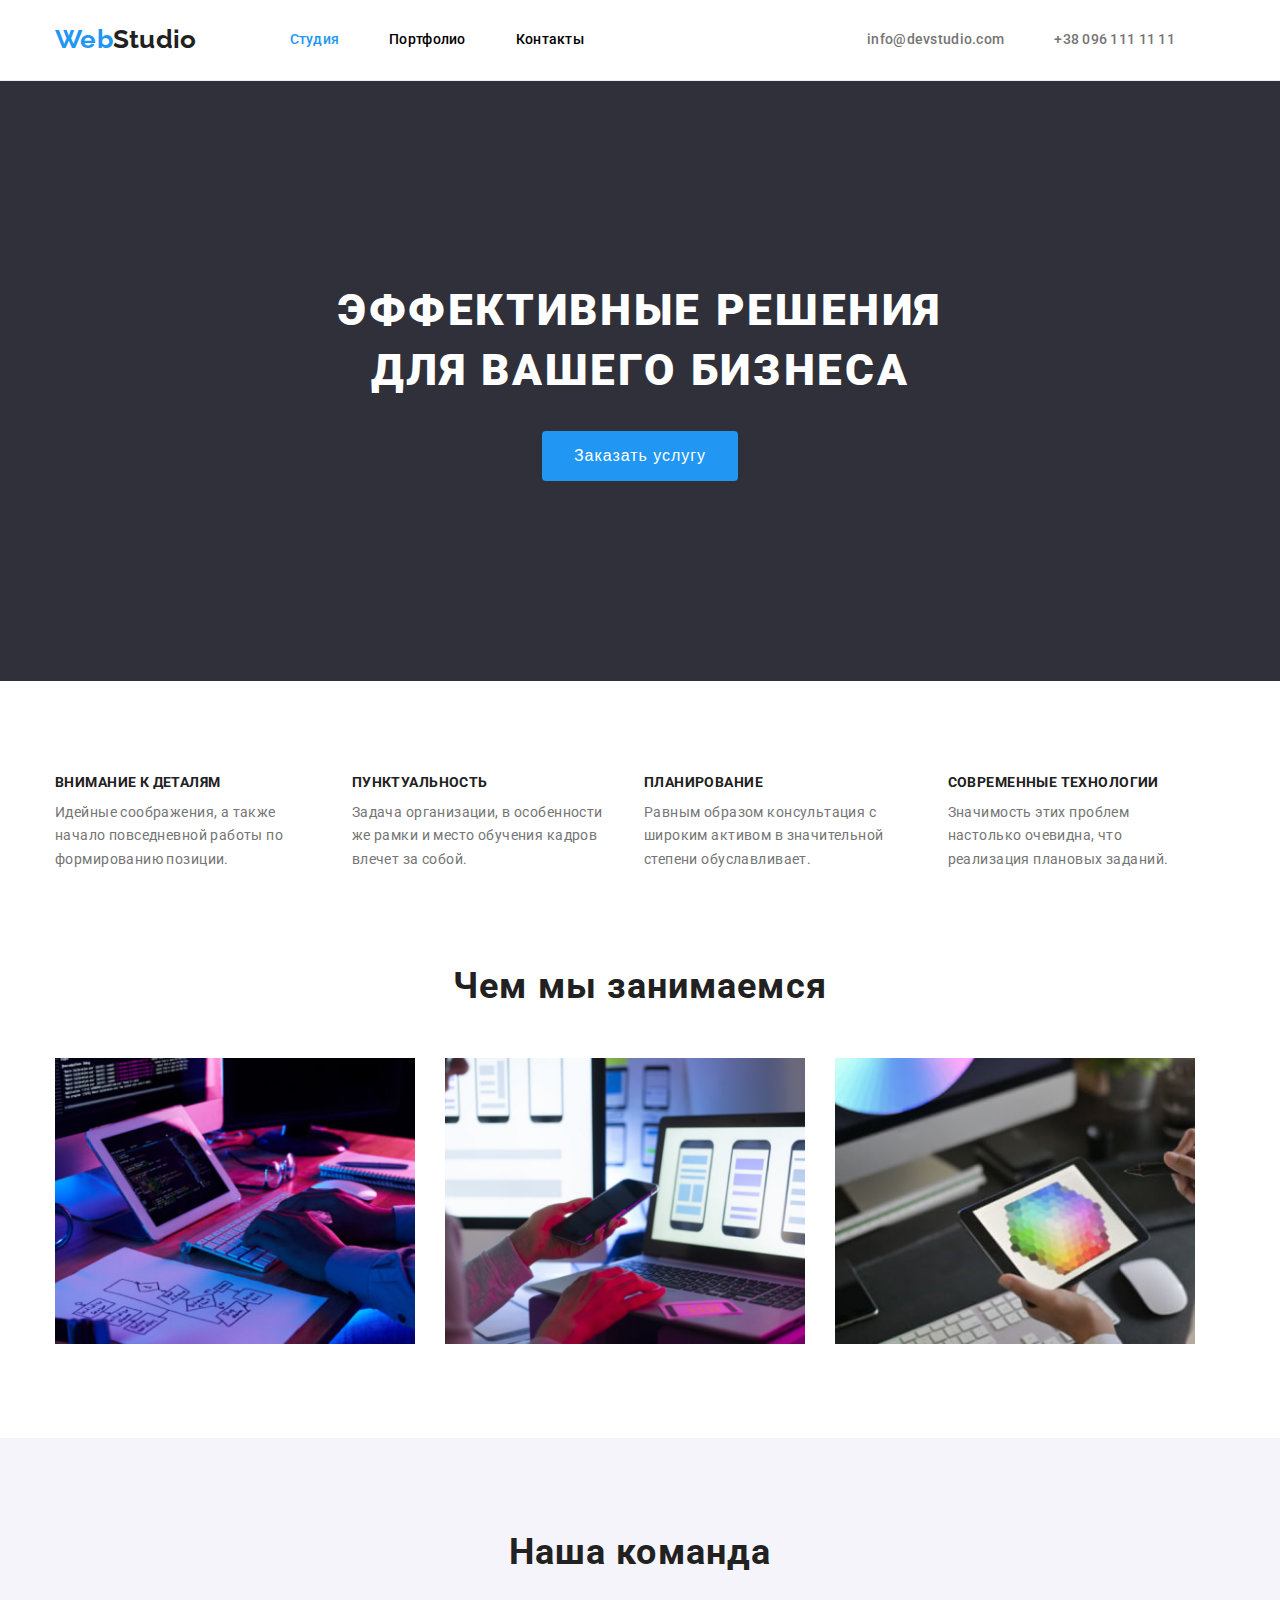
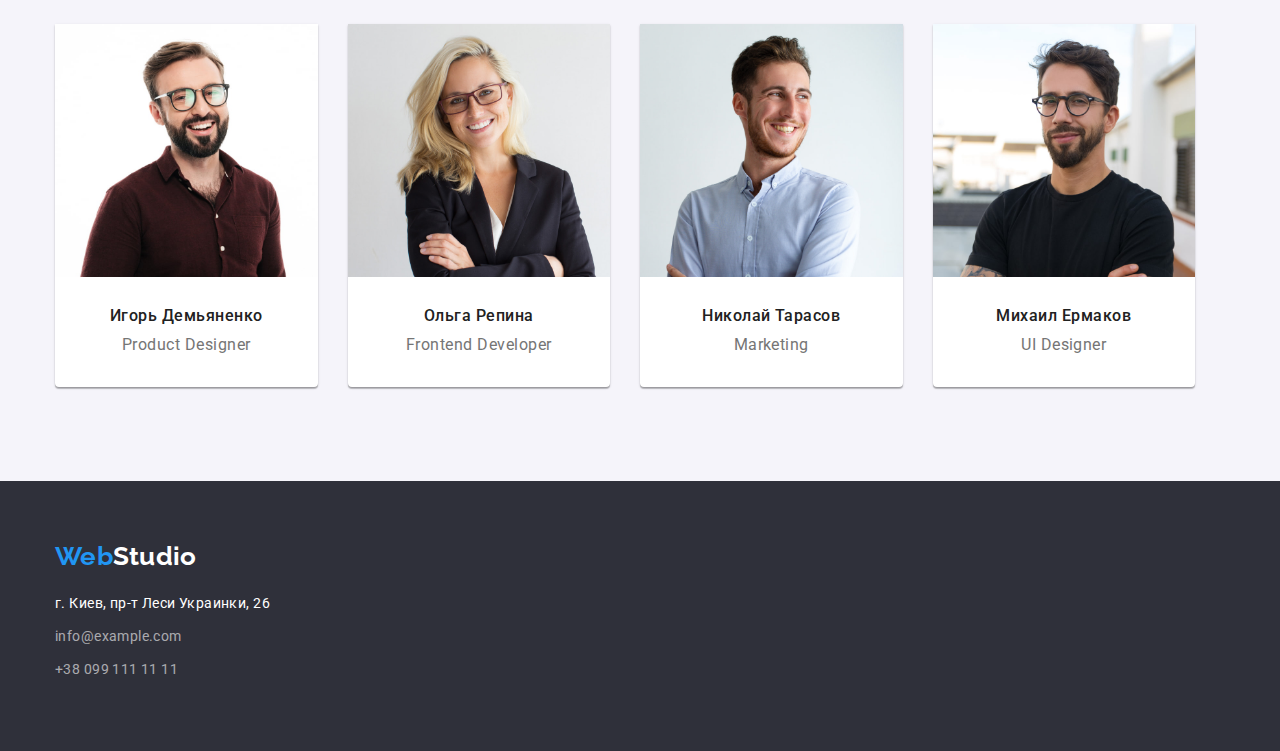
<file: index.html>
<!DOCTYPE html>
<html lang="ru">
<head>
    <meta charset="UTF-8">
    <meta http-equiv="X-UA-Compatible" content="IE=edge">
    <meta name="viewport" content="width=device-width, initial-scale=1.0">
    <title>Web Studio</title>
<!-- Основные шрифты -->
<link rel="preconnect" href="https://fonts.googleapis.com"> 
<link rel="preconnect" href="https://fonts.gstatic.com" crossorigin> 
<link href="https://fonts.googleapis.com/css2?family=Raleway:wght@700&family=Roboto:wght@400;500;700;900&display=swap" rel="stylesheet"/>
<!--Кастомные стили-->
<link rel="stylesheet" href="https://cdnjs.cloudflare.com/ajax/libs/modern-normalize/1.1.0/modern-normalize.min.css" integrity="sha512-wpPYUAdjBVSE4KJnH1VR1HeZfpl1ub8YT/NKx4PuQ5NmX2tKuGu6U/JRp5y+Y8XG2tV+wKQpNHVUX03MfMFn9Q==" crossorigin="anonymous" referrerpolicy="no-referrer" />
<link rel="stylesheet" href="./css/styles.css"/>
</head>

<body>
  <!--Шапка сайта-->
   <header class="header">
    <div class="container cheader ">
    <nav class="nav">
    <a href="./index.html" class="logo">
      <p lang="en"> <span class="logo-blue">Web</span>Studio</p></a>
     <ul class="site-nav">
       <li><a href="./index.html" style="color: #2196f3" class="site-nav-link current link list">Студия</a></li>
       <li><a href="./portfolio.html" class="site-nav-link link list">Портфолио</a></li>
       <li><a href="" class="site-nav-link link list">Контакты</a></li>
     </ul> 
    </nav>
    <ul class="communication">
   <li> <a class="contact link" href="mailto:info@devstudio.com">info@devstudio.com</a></li>
   <li> <a class="contact link" href="tel:+380961111111">+38 096 111 11 11</a></li>
    </ul> 
   </header> </div>

   <!--Уникальный контент-->
   <main>
     <!-- секция герой -->
     <section class="hero-section">
       <div class="container hero">
<h1 class="hero-header hero">Эффективные решения для вашего бизнеса</h1>
<button class="button order" type="button">Заказать услугу</button>
       </div>
     </section>

   <!--особенности-->
      <section class="section"> 
        <div class="container">
       <ul class="main">
         <li class="inform"><h3 class="main-title">Внимание к деталям</h3>
         <p class="main-text">Идейные соображения, а также начало повседневной работы по формированию позиции.</p></li>
         <li class="inform"><h3 class="main-title">Пунктуальность</h3>
         <p class="main-text">Задача организации, в особенности же рамки и место обучения кадров влечет за собой.</p></li>
         <li class="inform"><h3 class="main-title">Планирование</h3>
         <p class="main-text">Равным образом консультация с широким активом в значительной степени обуславливает.</p></li>
         <li class="inform"><h3 class="main-title">Современные технологии</h3>
         <p class="main-text">Значимость этих проблем настолько очевидна, что реализация плановых заданий.</p></li>
       </ul>
     </section>
  <!--Секция фотопрезентация-->
     
<section class="section style">
  <div class="container">
    <h2 class="work-title">Чем мы занимаемся</h2>
       <ul class="work">
         <li class="photowork">
           <img  class="workphoto" src="./images/main/1.jpg" alt="наша работа" width="370" height="294">
         </li>
         <li class="photowork">
           <img class="workphoto" src="./images/main/2.jpg" alt="офис" width="370" height="294">
         </li>
        <li  class="photowork">
          <img class="workphoto" src="./images/main/3.jpg" alt="графика" width="370" height="294">
        </li>
      </ul>
    </div>
    </section>
<!--Секция команда-->
    <section class="team section">
      <div class="container">
      <h2 class="team-title">Наша команда</h2>
<ul class="team-photo">
  <li class="people">
    <img src="./images/team/ihor.jpg" alt="Игорь Демьяненко" width="270" height="260" class="images">
    <h3 class="team-name">Игорь Демьяненко</h3>
            <p lang="en" class="team-job">Product Designer</p>
  </li>
  <li class="people">
    <img src="./images/team/olga.jpg" alt="Ольга Репина" width="270" height="260" class="images">
    <h3 class="team-name">Ольга Репина</h3>
            <p lang="en" class="team-job">Frontend Developer</p>
  </li>
  <li class="people">
    <img src="./images/team/nikolay.jpg" alt="Николай Тарасов" width="270" height="260" class="images">
    <h3 class="team-name">Николай Тарасов</h3>
            <p lang="en" class="team-job">Marketing</p>
  </li>
  <li class="people">
    <img src="./images/team/michael.jpg" alt="Михаил Ермаков" width="270" height="260" class="images">
    <h3 class="team-name">Михаил Ермаков</h3>
            <p lang="en" class="team-job">UI Designer</p>
  </li>
</ul>
</div>
    </section>
   </main>
   
   <footer class="footer">
     <div class="container">
    <a href="./index.html" class="logo-footer">
      <lang="en"> <span class="logo-fw">Web</span>Studio</a>
  <address>
      <ul>
     <li class=""> 
    <a href="г. Киев, пр-т Леси Украинки, 26" class="address">г. Киев, пр-т Леси Украинки, 26</a></li>
 <li class="footer-address">
    <a href="mailto:info@example.com" class="footer-info address">info@example.com</a>
  </li>
  <li class="footer-address">
    <a href="tel:+380991111111" class="footer-info address">+38 099 111 11 11</a>
  </li>
</ul>
</div>
</address>
</footer> 

  
</body>
</html>
</file>
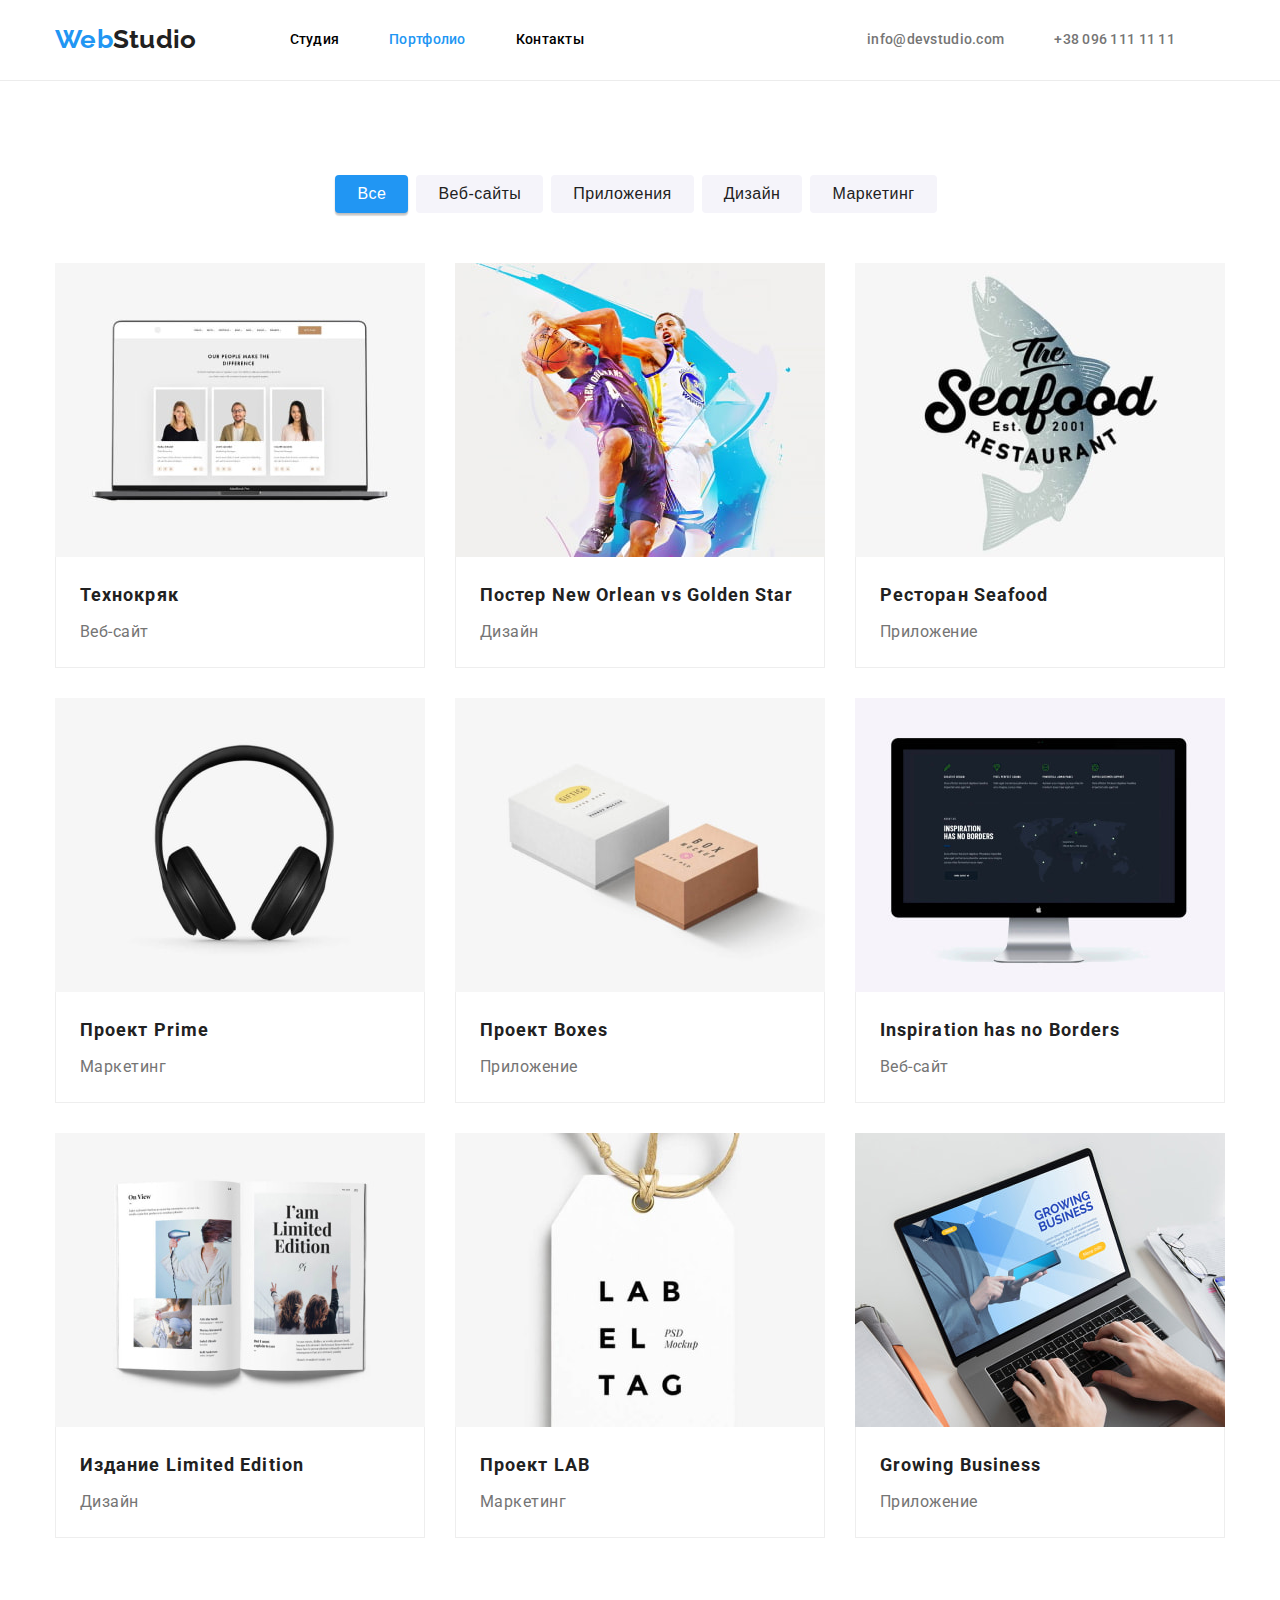
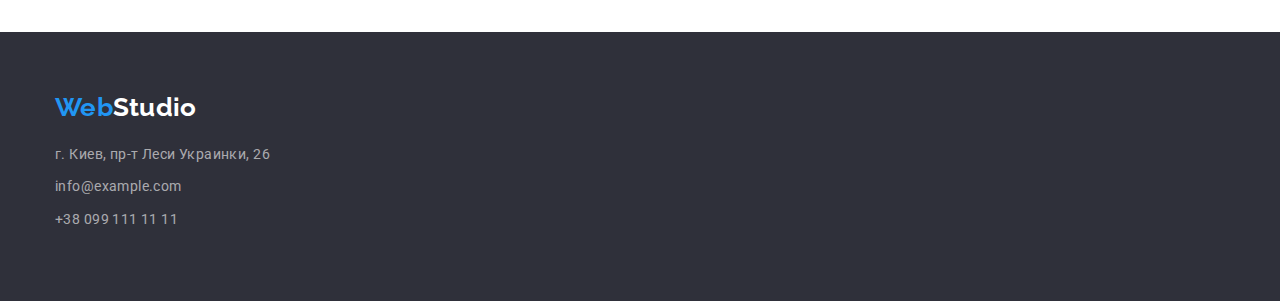
<file: portfolio.html>
<!DOCTYPE html>
<html lang="ru">
<head>
    <meta charset="UTF-8">
    <meta http-equiv="X-UA-Compatible" content="IE=edge">
    <meta name="viewport" content="width=device-width, initial-scale=1.0">
    <title>Web Studio</title>
<!-- Основные шрифты -->
<link rel="preconnect" href="https://fonts.googleapis.com"> 
<link rel="preconnect" href="https://fonts.gstatic.com" crossorigin> 
<link href="https://fonts.googleapis.com/css2?family=Raleway:wght@700&family=Roboto:wght@400;500;700;900&display=swap" rel="stylesheet">
<link rel="stylesheet" href="https://cdnjs.cloudflare.com/ajax/libs/modern-normalize/1.1.0/modern-normalize.min.css" integrity="sha512-wpPYUAdjBVSE4KJnH1VR1HeZfpl1ub8YT/NKx4PuQ5NmX2tKuGu6U/JRp5y+Y8XG2tV+wKQpNHVUX03MfMFn9Q==" crossorigin="anonymous" referrerpolicy="no-referrer" />
    <link rel="stylesheet" href="./css/styles.css"/>
</head>
<body>
  <!--Шапка сайта-->
  <header class="header">
    <div class="container cheader">
    <nav class="nav">
    <a href="./index.html" class="logo">
      <p lang="en"> <span class="logo-blue">Web</span>Studio</p></a>
     <ul class="site-nav">
       <li><a href="./index.html" class="site-nav-link link list">Студия</a></li>
       <li><a href="./portfolio.html" style="color: #2196f3" class="site-nav-link current link list">Портфолио</a></li>
       <li><a href="" class="site-nav-link link list">Контакты</a></li>
     </ul> 
    </nav>
    <ul class="communication">
   <li> <a class="contact link" href="mailto:info@devstudio.com">info@devstudio.com</a></li>
   <li> <a class="contact link" href="tel:+380961111111">+38 096 111 11 11</a></li>
    </ul>
   </header> </div>
 <main>
 <section class="portfolio section">
   <div class="container">
   <ul class="all-button"> <li> <button type="button" class="button1">Все</button></li> 
   <li> <button type="button" class="allbuttons">Веб-сайты</button></li> 
   <li> <button type="button" class="allbuttons">Приложения</button></li> 
   <li> <button type="button" class="allbuttons">Дизайн</button></li> 
   <li> <button type="button" class="allbuttons">Маркетинг</button></li> </ul>

<ul class="portfolio-list">
<li class="portfolio-photo"><a href="" ><img src="./images/portfolio/work-list/technockryak.jpg" alt="Технокряк" width="370" height="294" class="posters">
<div class="more"> <h2 class="portfolio-title">Технокряк</h2>
<p class="portfolio-type">Веб-сайт</p></div>
</a> </li>
<li class="portfolio-photo"><a href="" ><img src="./images/portfolio/work-list/poster.jpg" alt="Постер" width="370" height="294" class="posters">
  <div class="more"> <h2 class="portfolio-title">Постер New Orlean vs Golden Star</h2>
  <p class="portfolio-type">Дизайн</p></div>
</a></li>
<li class="portfolio-photo"><a href="" ><img src="./images/portfolio/work-list/seafood.jpg" alt="Ресторан" width="370" height="294" class="posters">
  <div class="more"> <h2 class="portfolio-title">Ресторан Seafood</h2>
  <p class="portfolio-type">Приложение</p></div>
</a></li>
<li class="portfolio-photo"><a href="" ><img src="./images/portfolio/work-list/prime.jpg" alt="Проект Prime" width="370" height="294" class="posters">
  <div class="more"> <h2 class="portfolio-title">Проект Prime</h2>
  <p class="portfolio-type">Маркетинг</p></div>
</a></li>
<li class="portfolio-photo"><a href="" ><img src="./images/portfolio/work-list/boxes.jpg" alt="Проект Boxes" width="370" height="294" class="posters">
  <div class="more"> <h2 class="portfolio-title">Проект Boxes</h2>
  <p class="portfolio-type">Приложение</p></div>
</a></li>
<li class="portfolio-photo"><a href="" ><img src="./images/portfolio/work-list/inspiration.jpg" alt="Inspiration" width="370" height="294" class="posters">
  <div class="more"> <h2 class="portfolio-title">Inspiration has no Borders</h2>
  <p class="portfolio-type">Веб-сайт</p></div>
</a></li>
<li class="portfolio-photo"><a href="" ><img src="./images/portfolio/work-list/limited-edition.jpg" alt="Издание" width="370" height="294" class="posters">
  <div class="more"> <h2 class="portfolio-title">Издание Limited Edition</h2>
  <p class="portfolio-type">Дизайн</p></div>
</a></li>
<li class="portfolio-photo"><a href="" ><img src="./images/portfolio/work-list/lab.jpg" alt="Проект LAB" width="370" height="294" class="posters">
  <div class="more">  <h2 class="portfolio-title">Проект LAB</h2>
  <p class="portfolio-type">Маркетинг</p></div>
</a></li>
<li class="portfolio-photo"><a href="" ><img src="./images/portfolio/work-list/growing-business.jpg" alt="Growing Business" width="370" height="294" class="posters">
  <div class="more">  <h2 class="portfolio-title">Growing Business</h2>
  <p class="portfolio-type">Приложение</p> </div>
</a></li> 
</ul>
</section> </div>
</main>

<footer class="footer">
  <div class="container">
  <a href="./index.html" class="logo-footer">
    <p lang="en"> <span class="logo-fw">Web</span>Studio</p></a>
  <address>
<ul>
 <li class="footer-address city">  
<a href="" class="footer-info">г. Киев, пр-т Леси Украинки, 26</a></li>
<li class="footer-address">
<a href="mailto:info@example.com" class="footer-info">info@example.com</a>
</li>
<li class="footer-address">
  <a href="tel:+380991111111" class="footer-info">+38 099 111 11 11</a>
</li>
</ul>
</div>
</address>
</footer>
</body>
</html>
</file>
<file: css/styles.css>
:root {
    /* Основные шрифты и цвета */
    --main-font: Roboto, sans-serif;
    --secondary-font: Raleway, sans-serif;
    color: #212121;
    color: #757575;
    color: #FFFFFF;
    color: #2196F3;
    color: #F5F4FA;
    color: rgba(255, 255, 255, 0.6);}
    * {
    margin:0;
    padding:0;
    list-style:none;
    box-sizing:border-box;
    text-decoration: none;
    }
    
    h1,
    h2,
    h3,
    h4,
    h5,
    h6,
    p { margin: 0;}
     ul, ol {margin:0;padding-left:0;}
     
    button {cursor:pointer;}
    body {
    margin:0 auto; 
    font-family:"Roboto", sans-serif;
    font-size: 14px;
    line-height: 1.17;
    letter-spacing: 0.02em;
    color: #212121;}

    .section {padding-top: 94px;padding-bottom: 94px;}
    .container {
        width: 1200px; 
        padding-left: 15px;
        padding-right: 15px;
        margin: 0 auto;
    }
    .style {padding-top: 0px;}
    .logo-blue {color: #2196F3;}
    .logo{
        display:flex;
        text-decoration: none;
        font-family: 'Raleway';
        font-weight: 700;
        font-size: 26px;
        line-height: 1.19;
        color: #212121;
        margin-right: 93px;
        align-items: center;
        padding-top: 24px;
        padding-bottom:25px ;}
.cheader {display: flex;}
.header {border-bottom: 1px solid #ECECEC;}
    .site-nav{
    list-style:none;
    font-weight: 500;
    font-size: 14px;
    line-height: 1.14;
    display:flex; 
    align-items: center;
    justify-content:space-around;
    }
    .list {color: black;}
    .contact {color: #757575;}
    .link {text-decoration: none;list-style:none; margin-right: 50px; padding-top: 32px;
        padding-bottom: 32px;}
    .link:hover, .link:focus{color:  #2196F3}
    .communication {
        text-decoration:none; list-style:none;
        font-weight: 500;
        font-size: 14px;
        line-height: 1.14;
        display:flex;
        align-items: center; 
        margin-left: auto;
    }

    .hero {
    background: #2F303A;
    color: #FFFFFF;
    font-weight: 900;
    font-size: 44px;
    line-height: 1.36;
    text-align: center;
    letter-spacing: 0.06em;
    display: flex;
    flex-direction: column;
    justify-content: center;
    align-items: center; 
    }
    .order {max-height: 50px; max-width: 200px;}

    .hero-section {
        padding-top: 200px;
        padding-bottom: 200px;
        background-color:  #2F303A;}
    .hero-header {
        font-weight: 900;
        font-size: 44px;
        line-height: 1.36;
        text-align: center;
        letter-spacing: 0.06em;
        text-transform: uppercase;
        color: #FFFFFF;
        display:flex; 
        max-width: 696px;
        margin-bottom: 30px;
    }
    
    .button {
        padding: 10px 32px; 
        font-size: 16px;
        line-height: 1.88;
        display: flex;
        align-items: center;
        text-align: center;
        letter-spacing: 0.06em;
        color: #FFFFFF;
        background: #2196F3;
        box-shadow: 0px 1px 1px rgba(0, 0, 0, 0);
        border-radius: 4px;cursor:pointer;}
    .button:hover {
        padding: 10px 32px; 
        font-size: 16px;
        line-height: 1.87;
        display: flex;
        align-items: center;
        text-align: center;
        letter-spacing: 0.06em;
        color: #FFFFFF;
        background: #188CE8;
        }
    
    .main { list-style: none; background:#FFFFFF; 
        display:flex;
    }
    .main-title {
        font-weight: 700;
        font-size: 14px;
        line-height: 1.14;
        letter-spacing: 0.03em;
        text-transform: uppercase;
        color: #212121;margin-bottom: 10px;}
    .main-text {
        font-weight: 400;
        font-size: 14px;
        line-height: 1.71;
        letter-spacing: 0.03em;
        color: #757575; 
        display:flex;}
    
    .work-title {
        font-weight: 700;
        font-size: 36px;
        line-height: 1.16;
        text-align: center;
        letter-spacing: 0.03em;
        color: #212121;margin-bottom: 50px;}
    
    .inform { margin-right: 30px;}
    .photowork {margin-right: 30px;}
    .workphoto {display: block;max-width: 100%;height: auto;}
    
    .work {display: flex;}
    
    
    .team {background: #F5F4FA;}
    .people {margin-right: 30px;box-shadow: 0px 1px 3px rgba(0, 0, 0, 0.12), 0px 1px 1px rgba(0, 0, 0, 0.14), 0px 2px 1px rgba(0, 0, 0, 0.2);
        border-radius: 0px 0px 4px 4px;background-color: #FFFFFF;}
    .team-title {
        font-weight: 700;
        font-size: 36px;
        line-height: 1.16;
        text-align: center;
        letter-spacing: 0.03em;
        color: #212121;
    margin-bottom: 50px;}
    .team-photo {display:flex;}
    .team-name {
        font-weight: 500;
        font-size: 16px;
        line-height: 1.18;
        text-align: center;
        letter-spacing: 0.03em;
        color: #212121; margin-top: 30px;background-color: #FFFFFF;}
    .team-job {
    font-weight: 400;
    font-size: 16px;
    line-height: 1.18;
    text-align: center;
    letter-spacing: 0.03em;
    color: #757575;margin-top: 10px;margin-bottom:  33px;background-color: #FFFFFF;
    box-shadow: rgba(0, 0, 0, 0.2);}
    .images {display: block; max-width: 100%; height:auto;}
    .footer {background:#2F303A; padding-bottom: 60px; padding-top: 60px;}
    
    .logo-fw {color: #2196F3;}
    .logo-footer {
        display: block;
        text-decoration: none;
        font-family: 'Raleway';
        font-weight: 700;
        font-size: 26px;
        line-height: 1.19;
        color: #FFFFFF;margin-bottom: 20px;}
    .address {
  
    font-family: 'Roboto';
    font-style: normal;
    font-weight: 400;
    font-size: 14px;
    line-height: 1.71;
    letter-spacing: 0.03em;
    color: #FFFFFF;}



    
    .footer-address {list-style: none;}
  
    .footer-info {
    font-family: 'Roboto'; 
    text-decoration: none;
    font-style: normal;
    font-weight: 400;
    font-size: 14px;
    line-height: 1.71;
    letter-spacing: 0.03em;
    color: rgba(255, 255, 255, 0.6);
    margin-bottom: 9px;
    margin-top: 9px;
    display:block;
    }
    .footer .footer-info:hover,
    .footer .footer-info:focus {
      color:  #2196F3;}


    
    .portfolio-title {
    font-weight: 700;
    font-size: 18px;
    line-height: 2;
    letter-spacing: 0.06em;
    color: #212121;
margin-bottom: 4px;}
    
    .portfolio-type {
    color: #757575;
    font-size: 16px;
    line-height: 1.87;
    letter-spacing: 0.03em;}
    
    button {
       
        border:0;
        appearance: auto;
        writing-mode: horizontal-tb;
        text-rendering: auto;
        color: -internal-light-dark(black, white);
        letter-spacing: normal;
        word-spacing: normal;
        line-height: normal;
        text-transform: none;
        text-indent: 0px;
        text-shadow: none;
        display: inline-block;
        text-align: center;
        align-items: flex-start;
        cursor: pointer;
        box-sizing: border-box;
        background-color: -internal-light-dark(rgb(239, 239, 239), rgb(59, 59, 59));
        margin: 0em;
        border-style: outset;
        border-color: -internal-light-dark(rgb(118, 118, 118), rgb(133, 133, 133));
        border-image: initial;
        box-shadow: none;
    font-style: normal;
    font-weight: 500;
    font-size: 16px;
    line-height:1.62;
    text-align: center;
    letter-spacing: 0.03em;
    color: #212121; display: flex; justify-content: center; align-items: center;
padding-right: 0px;}
    
    .all-button {list-style: none;display: flex; justify-content: center; margin-bottom: 50px;}
    .button1 {
        border:0;
        font-weight: 500;
        font-size: 16px;
        line-height: 1.62;
        text-align: center;
        letter-spacing: 0.03em;
       padding: 6px 22px;
        color: #FFFFFF;
        background: #2196F3;
        box-shadow: 0px 3px 1px rgba(0, 0, 0, 0.1), 0px 1px 2px rgba(0, 0, 0, 0.08), 0px 2px 2px rgba(0, 0, 0, 0.12);
        border-radius: 4px;margin-right: 8px;border-color: #F5F4FA; }
    
    .allbuttons {
        border:0;
        font-weight: 500;
        font-size: 16px;
        line-height: 1.62;
        text-align: center;
        letter-spacing: 0.03em;
        color: #212121;
   padding: 6px 22px;
    left: 576px;
    top: 174px;
    background: #F5F4FA;
    border-radius: 4px;display: flex; margin-right: 8px; border-color: #F5F4FA;}
    
    .allbuttons:hover, .allbuttons:focus {
        font-weight: 500;
        font-size: 16px;
        line-height: 1.62;
        text-align: center;
        letter-spacing: 0.03em;
        color: #FFFFFF;
        background: #2196F3;
        box-shadow: 0px 3px 1px rgba(0, 0, 0, 0.1), 0px 1px 2px rgba(0, 0, 0, 0.08), 0px 2px 2px rgba(0, 0, 0, 0.12);
        border-radius: 4px;}
    
      nav {display: flex; align-items: center;}  
 .posters {display: block; max-width:  100%; height: auto;}   
.portfolio-list {display:flex; flex-wrap:wrap; gap:30px;}
.portfolio-list:nth-child(3n + 1) {padding-right: 0px;}
.more {padding-left: 24px;padding-right:24px; padding-top: 20px; padding-bottom: 20px;
    border-left:1px solid #EEEEEE; 
    border-right: 1px solid #EEEEEE;
    border-bottom: 1px solid #EEEEEE;}
</file>
